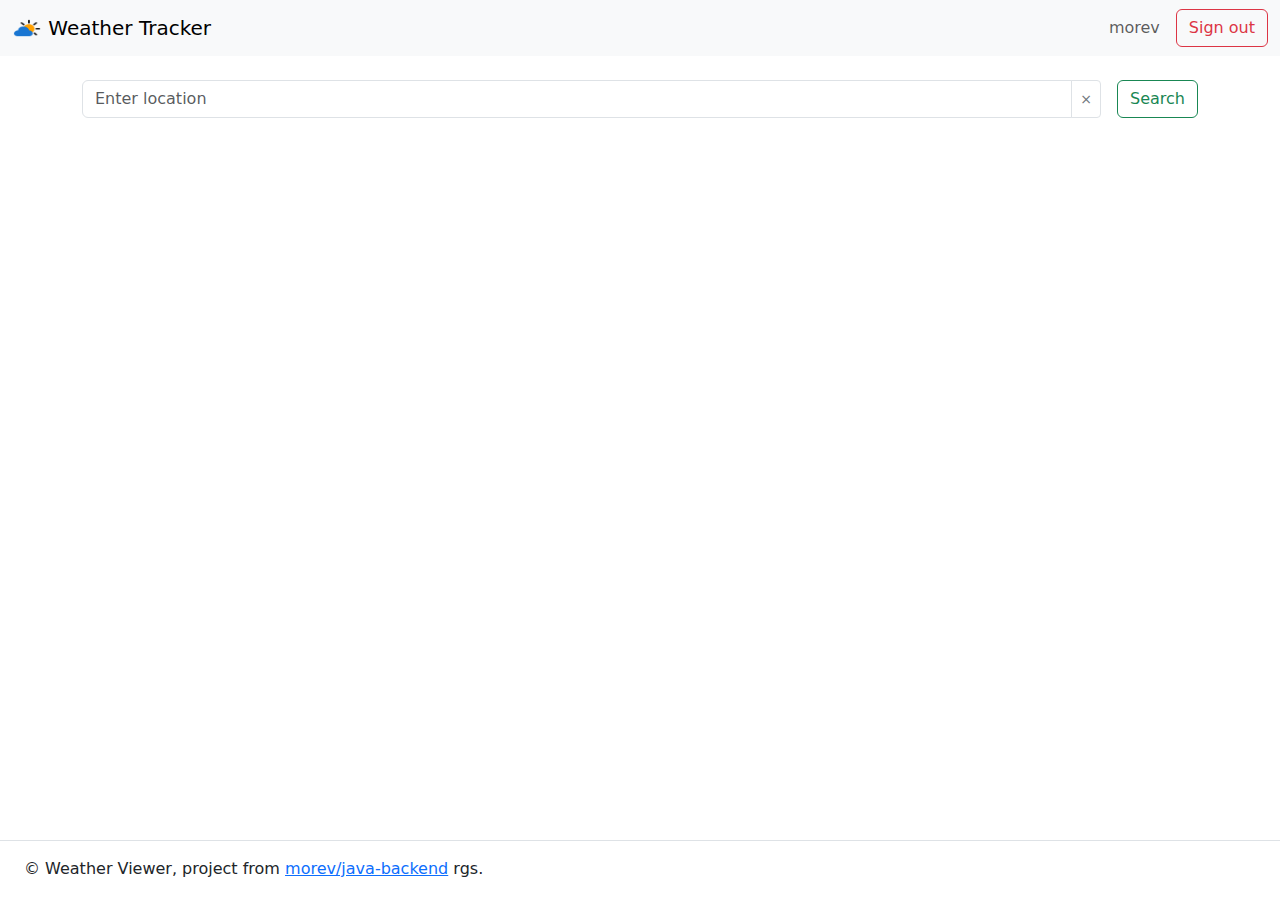
<file: src/main/resources/static/index.html>
<!DOCTYPE html>
<html lang="en">
<head>
    <meta charset="UTF-8">
    <title>Weather Viewer</title>
    <link href="https://cdn.jsdelivr.net/npm/bootstrap@5.3.0/dist/css/bootstrap.min.css" rel="stylesheet">
    <link rel="stylesheet" href="style.css">
    <script src="https://code.jquery.com/jquery-3.6.0.min.js"></script>
    <style>
        .floating-forecast-button {
            position: fixed;
            left: 20px;
            bottom: 80px;
            z-index: 1000;
            display: none;
        }

        .fade-in {
            opacity: 0;
            animation: fadeIn 1s forwards;
        }

        @keyframes fadeIn {
            to {
                opacity: 1;
            }
        }
    </style>
</head>
<body>

<nav class="navbar navbar-light bg-light">
    <div class="container-fluid">
        <a class="navbar-brand" href="#">
            <img src="weather-app.png" alt="" width="30" height="24" class="d-inline-block align-text-top">
            Weather Tracker
        </a>
        <div class="d-flex align-items-center">
            <span class="navbar-text me-3">morev</span>
            <button class="btn btn-outline-danger">Sign out</button>
        </div>
    </div>
</nav>

<section id="page-content">
    <div class="container mt-4">
        <div id="search-form" class="d-flex my-4">
            <div class="input-group location-search-input-group me-3">
                <input id="city-input" class="form-control" type="text" name="name" placeholder="Enter location" required>
                <button class="btn btn-outline-secondary btn-sm clear-input-button" type="button" id="clear-input-button">
                    &times;
                </button>
            </div>
            <button id="search-button" class="btn btn-outline-success">Search</button>
        </div>
        <div id="weather-results" style="display: none;">
            <!-- Weather results will be displayed here -->
        </div>
        <div id="forecast-results" class="mt-4" style="display: none;">
            <!-- Forecast results will be displayed here -->
        </div>
    </div>
</section>

<footer class="d-flex flex-wrap justify-content-between align-items-center py-3 mt-4 border-top">
    <div class="px-4">
        <span>© Weather Viewer, project from <a href="https://github.com/Trebolll/my-app/">morev/java-backend</a> rgs.</span>
    </div>
</footer>

<button id="forecast-button" class="btn btn-outline-primary floating-forecast-button">Forecast</button>

<script src="js/script.js"></script>
</body>
</html>
</file>
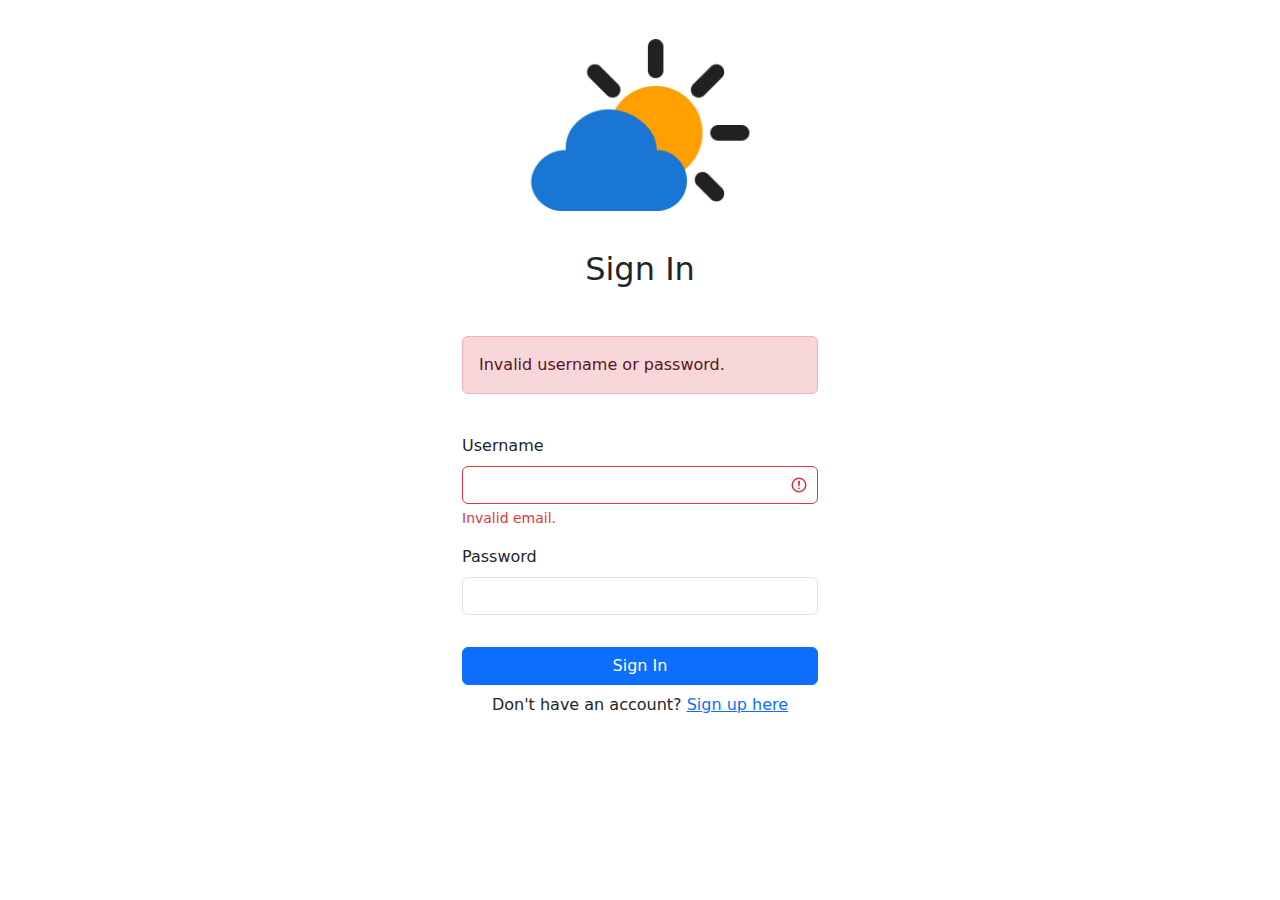
<file: src/main/resources/static/sign-in-with-errors.html>
<!DOCTYPE html>
<html lang="en">
<head>
    <meta charset="UTF-8">
    <title>Weather Viewer – Sign In</title>
    <link href="https://cdn.jsdelivr.net/npm/bootstrap@5.3.0/dist/css/bootstrap.min.css" rel="stylesheet">
    <link rel="stylesheet" href="style.css">
</head>
<body>

<div class="container">
    <div class="row justify-content-center">
        <div class="col-6">
            <div class="weather-logo"></div>
        </div>
    </div>

    <h2 class="text-center mb-5">Sign In</h2>

    <div class="row justify-content-center">
        <div class="col-12 col-lg-4 col-md-6 col-sm-12">
            <div class="alert alert-danger" role="alert">
                Invalid username or password.
            </div>
        </div>
    </div>

    <div class="row justify-content-center">
        <div class="col-12 col-lg-4 col-md-6 col-sm-12">
            <form action="#" class="mt-4">
                <div class="mb-3">
                    <label for="username" class="form-label">Username</label>

                    <div class="input-group has-validation">
                        <input type="text" class="form-control is-invalid" id="username" name="username" required value=""/>
                        <div class="invalid-feedback">
                            Invalid email.
                        </div>
                    </div>
                </div>
                <div class="mb-3">
                    <label for="password" class="form-label">Password</label>
                    <input type="password" class="form-control" id="password" name="password" required value=""/>
                </div>

                <input type="hidden" name="redirect_to" value="http://localhost/"/>

                <button type="submit" class="btn btn-primary w-100 mt-3">Sign In</button>
                <p class="mt-2 text-center">Don't have an account? <a href="#">Sign up here</a></p>
            </form>
        </div>
    </div>
</div>

</body>
</html>
</file>
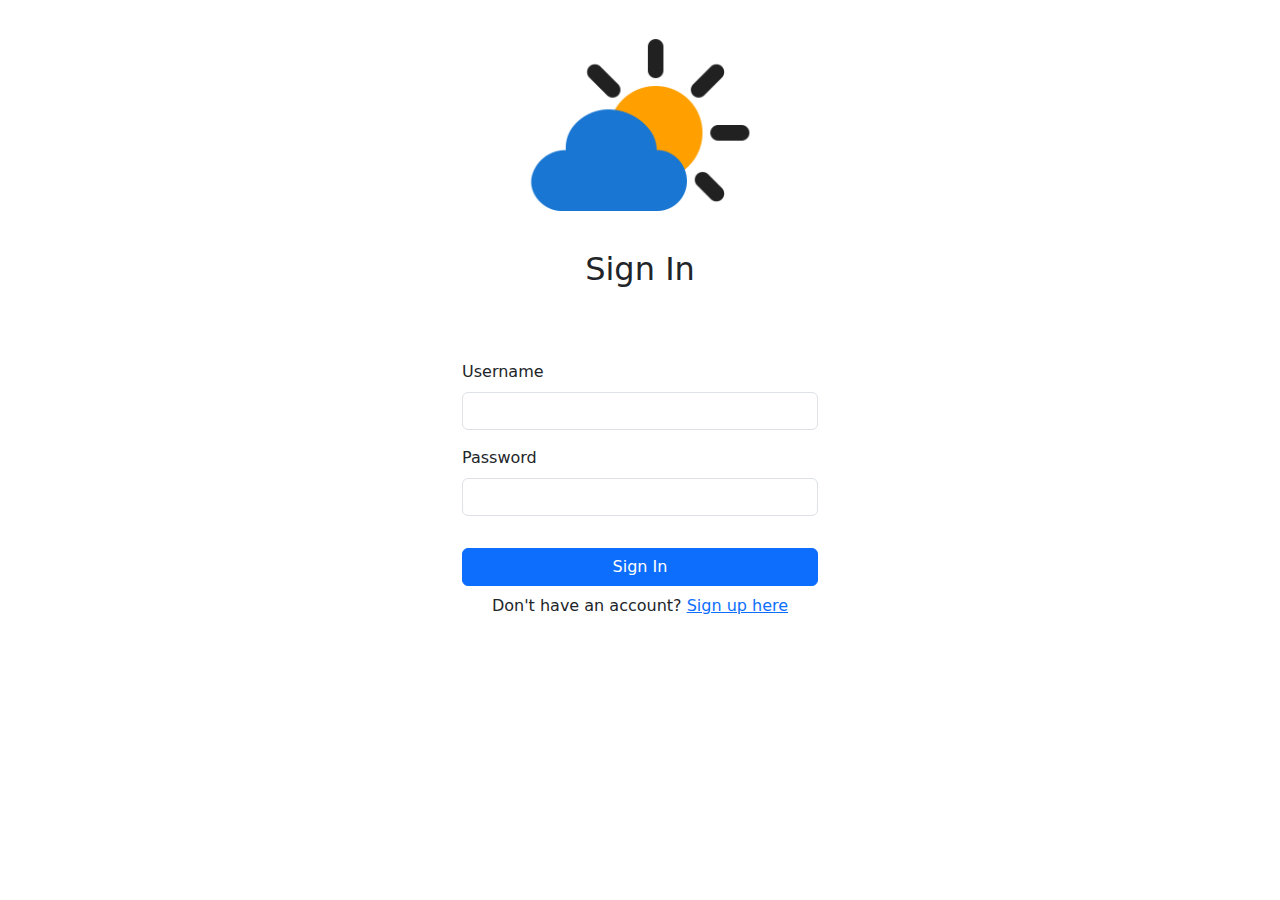
<file: src/main/resources/static/sign-in.html>
<!DOCTYPE html>
<html lang="en">
<head>
    <meta charset="UTF-8">
    <title>Weather Viewer – Sign In</title>
    <link href="https://cdn.jsdelivr.net/npm/bootstrap@5.3.0/dist/css/bootstrap.min.css" rel="stylesheet">
    <link rel="stylesheet" href="style.css">
</head>
<body>

<div class="container">
    <div class="row justify-content-center">
        <div class="col-6">
            <div class="weather-logo"></div>
        </div>
    </div>

    <h2 class="text-center mb-5">Sign In</h2>

    <div class="row justify-content-center">
        <div class="col-12 col-lg-4 col-md-6 col-sm-12">
            <form action="#" class="mt-4">
                <div class="mb-3">
                    <label for="username" class="form-label">Username</label>
                    <input type="text" class="form-control" id="username" name="username" required value=""/>
                </div>
                <div class="mb-3">
                    <label for="password" class="form-label">Password</label>
                    <input type="password" class="form-control" id="password" name="password" required value=""/>
                </div>

                <input type="hidden" name="redirect_to" value="http://localhost/"/>

                <button type="submit" class="btn btn-primary w-100 mt-3">Sign In</button>
                <p class="mt-2 text-center">Don't have an account? <a href="#">Sign up here</a></p>
            </form>
        </div>
    </div>
</div>

</body>
</html>
</file>
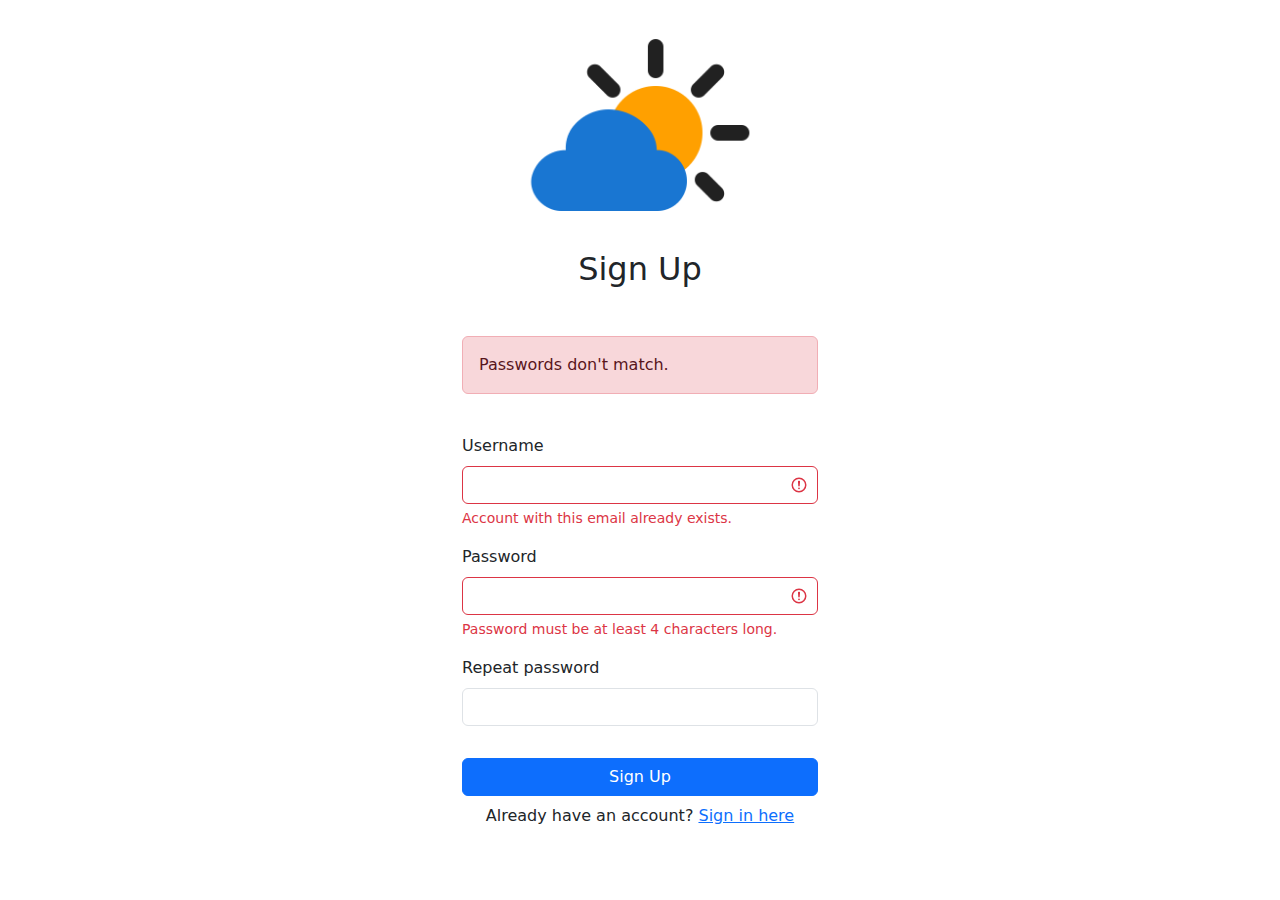
<file: src/main/resources/static/sign-up-with-errors.html>
<!DOCTYPE html>
<html lang="en">
<head>
    <meta charset="UTF-8">
    <title>Weather Viewer – Sign Up</title>
    <link href="https://cdn.jsdelivr.net/npm/bootstrap@5.3.0/dist/css/bootstrap.min.css" rel="stylesheet">
    <link rel="stylesheet" href="style.css">
</head>
<body>

<div class="container">
    <div class="row justify-content-center">
        <div class="col-6">
            <div class="weather-logo"></div>
        </div>
    </div>

    <h2 class="text-center mb-5">Sign Up</h2>

    <div class="row justify-content-center">
        <div class="col-12 col-lg-4 col-md-6 col-sm-12">
            <div class="alert alert-danger" role="alert">
                Passwords don't match.
            </div>
        </div>
    </div>

    <div class="row justify-content-center">
        <div class="col-12 col-lg-4 col-md-6 col-sm-12">
            <form action="#" class="mt-4">
                <div class="mb-3">
                    <label for="username" class="form-label">Username</label>
                    <div class="input-group has-validation">
                        <input type="text" class="form-control is-invalid" id="username" name="username" required value=""/>
                        <div class="invalid-feedback">
                            Account with this email already exists.
                        </div>
                    </div>
                </div>
                <div class="mb-3">
                    <label for="password" class="form-label">Password</label>
                    <div class="input-group has-validation">
                        <input type="password" class="form-control is-invalid" id="password" name="password" required value=""/>
                        <div class="invalid-feedback">
                            Password must be at least 4 characters long.
                        </div>
                    </div>
                </div>
                <div class="mb-3">
                    <label for="repeat-password" class="form-label">Repeat password</label>
                    <input type="password" class="form-control" id="repeat-password" name="password" required value=""/>
                </div>

                <input type="hidden" name="redirect_to" value="http://localhost/"/>

                <button type="submit" class="btn btn-primary w-100 mt-3">Sign Up</button>
                <p class="mt-2 text-center">Already have an account? <a href="#">Sign in here</a></p>
            </form>
        </div>
    </div>
</div>

</body>
</html>
</file>
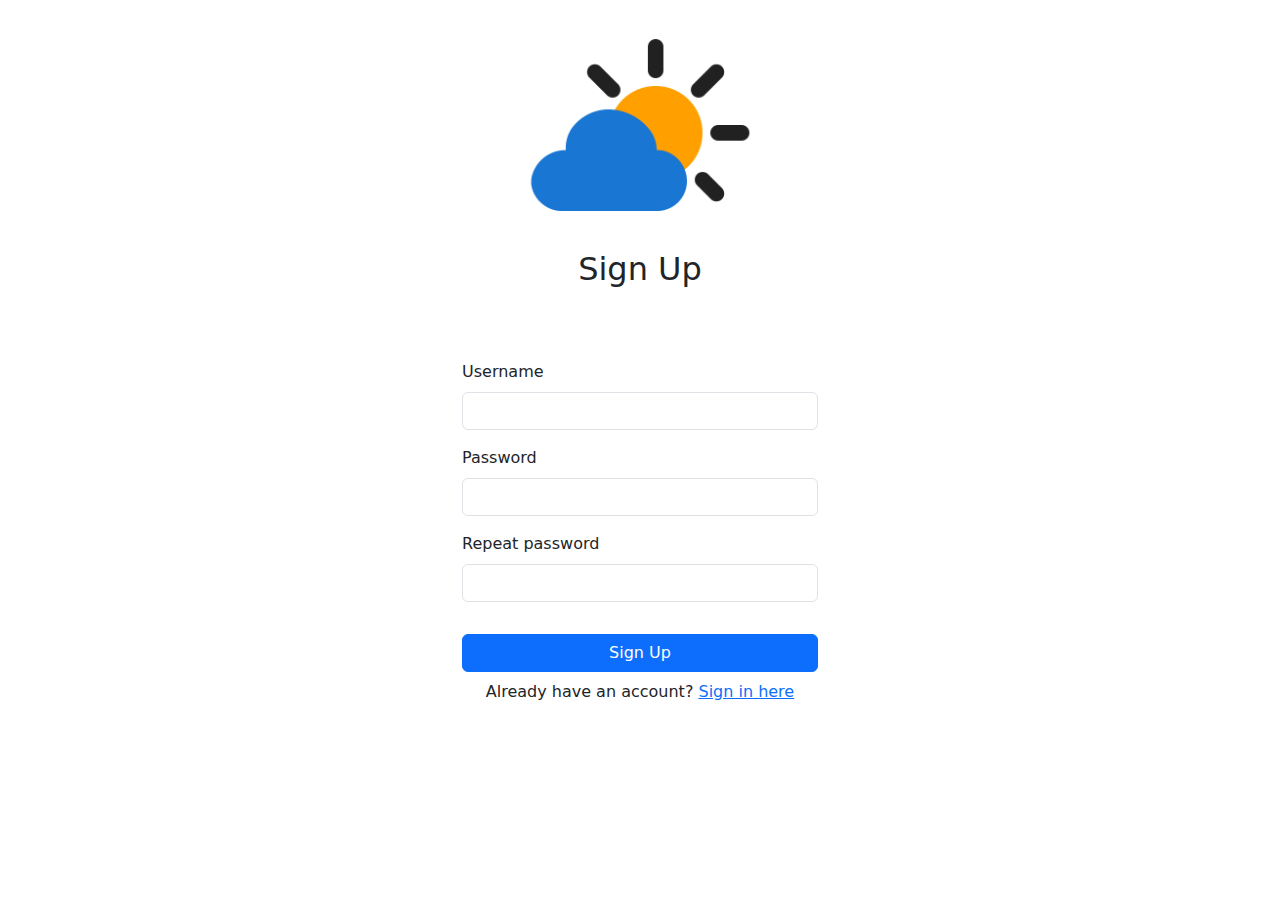
<file: src/main/resources/static/sign-up.html>
<!DOCTYPE html>
<html lang="en">
<head>
    <meta charset="UTF-8">
    <title>Weather Viewer – Sign Up</title>
    <link href="https://cdn.jsdelivr.net/npm/bootstrap@5.3.0/dist/css/bootstrap.min.css" rel="stylesheet">
    <link rel="stylesheet" href="style.css">
</head>
<body>

<div class="container">
    <div class="row justify-content-center">
        <div class="col-6">
            <div class="weather-logo"></div>
        </div>
    </div>

    <h2 class="text-center mb-5">Sign Up</h2>

    <div class="row justify-content-center">
        <div class="col-12 col-lg-4 col-md-6 col-sm-12">
            <form action="#" class="mt-4">
                <div class="mb-3">
                    <label for="username" class="form-label">Username</label>
                    <input type="text" class="form-control" id="username" name="username" required value=""/>
                </div>
                <div class="mb-3">
                    <label for="password" class="form-label">Password</label>
                    <input type="password" class="form-control" id="password" name="password" required value=""/>
                </div>
                <div class="mb-3">
                    <label for="repeat-password" class="form-label">Repeat password</label>
                    <input type="password" class="form-control" id="repeat-password" name="password" required value=""/>
                </div>

                <input type="hidden" name="redirect_to" value="http://localhost/"/>

                <button type="submit" class="btn btn-primary w-100 mt-3">Sign Up</button>
                <p class="mt-2 text-center">Already have an account? <a href="#">Sign in here</a></p>
            </form>
        </div>
    </div>
</div>

</body>
</html>
</file>
<file: src/main/resources/static/style.css>
body {
    min-height: 100vh;
}

section#page-content {
    min-height: calc(100vh - 164px);
}

.weather-card, .forecast-card {
    margin-bottom: 20px;
    width: 25%;
    max-width: 600px;
    margin: 0 auto;
    border: 3px solid #ddd;
}

.weather-card .weather-card-delete-form {
    top: 8px;
    right: 8px;
}

.weather-card img, .forecast-card img {
    max-height: 150px;
    object-fit: contain;
}

.weather-logo {
    background-image: url("weather-app.png");
    background-size: contain;
    background-repeat: no-repeat;
    background-position: center;
    min-height: 250px;
}

.location-search-input-group .clear-input-button {
    border-color: rgb(222, 226, 230);
}

.weather-icon {
    width: 50px;
    height: 50px;
    object-fit: contain;
    margin-bottom: 10px;
}
</file>
